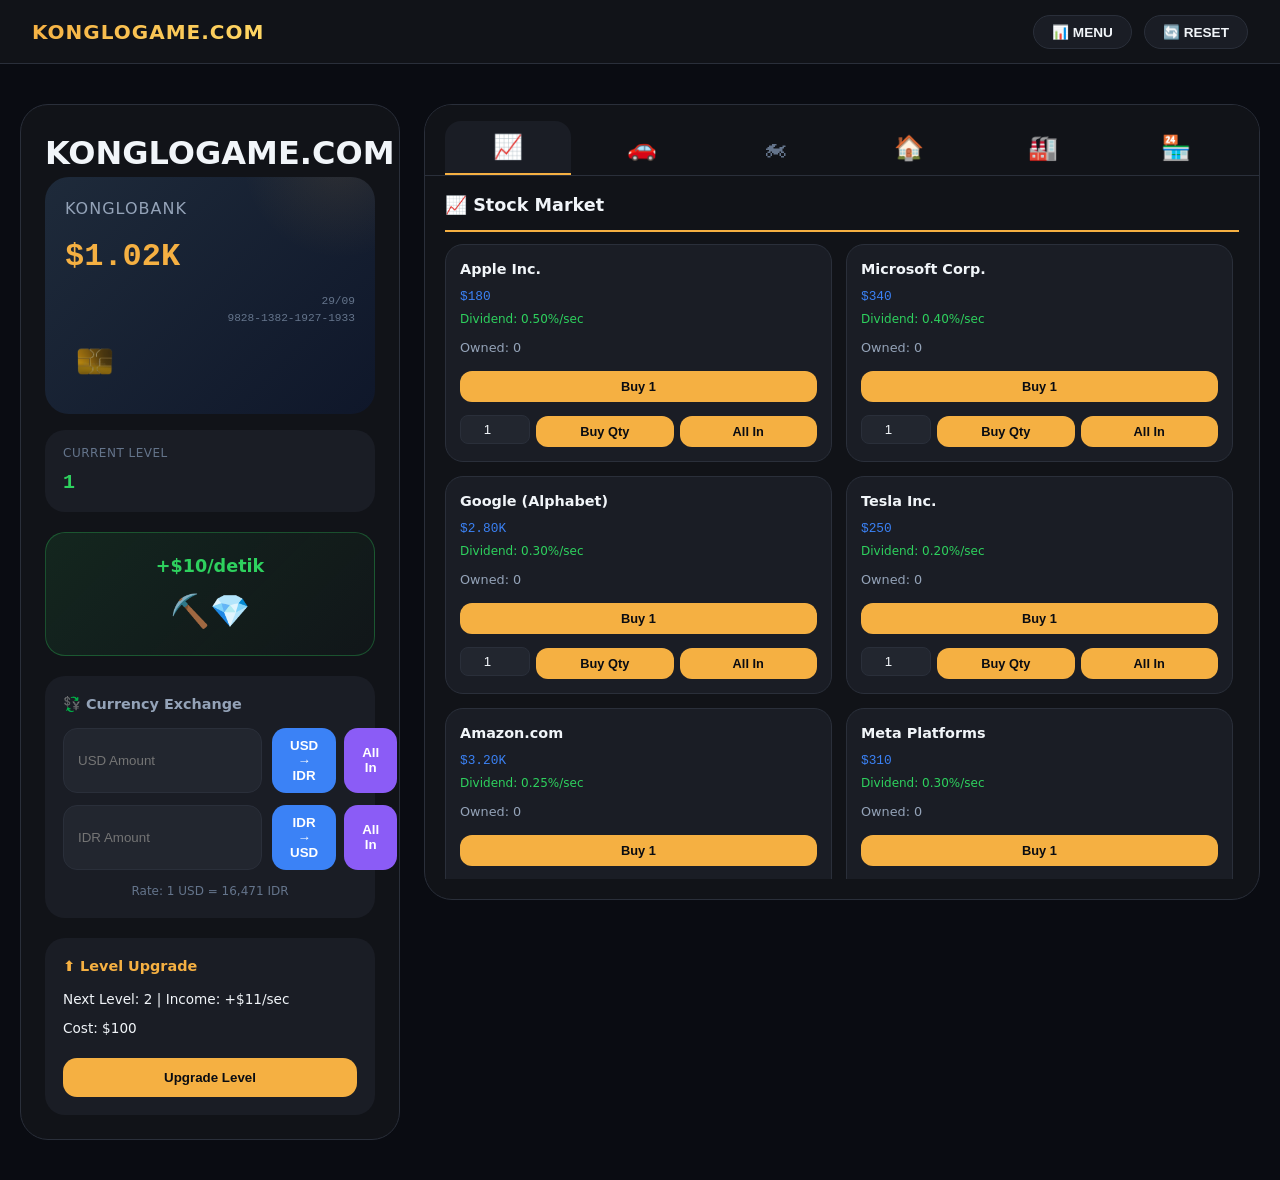
<file: index.html>
<!doctype html>
<html lang="id">
  <head>
    <meta charset="UTF-8" />
    <meta
      name="viewport"
      content="width=device-width, initial-scale=1.0, user-scalable=yes"
    />
    <title>Dollar Mining & Investment Game | KongloGame</title>
    <link rel="stylesheet" href="Miningstyle.css" />
  </head>
  <body>
    <!-- Navbar -->
    <div class="navbar">
      <span class="logo">KONGLOGAME.COM</span>
      <div class="nav-actions">
        <button class="stats-btn" id="statsToggleBtn">📊 MENU</button>
        <button class="reset-btn" id="resetModalBtn">🔄 RESET</button>
      </div>
    </div>

    <!-- Floating Wallet (appears when main wallet is out of view) -->
    <div id="floatingWallet">
      <span>💰</span>
      <span id="floatingWalletValue">$0</span>
    </div>

    <!-- STATS PANEL (Modern & Scrollable) -->
    <div id="statsPanel" class="stats-panel">
      <div class="stats-panel-header">
        <h2>📈 Game Statistics</h2>
        <button id="closeStatsBtn" class="close-stats">&times;</button>
      </div>
      <div class="stats-scroll-area">
        <div class="stats-card">
          <div class="stat-item">
            <span class="stat-label">🏦 Total Bunga Tabungan</span>
            <span class="stat-value" id="statsSavings">Rp 0</span>
          </div>
          <div class="stat-item">
            <span class="stat-label">📈 Total Stock Dividends</span>
            <span class="stat-value" id="statsStock">$0</span>
          </div>
          <div class="stat-item">
            <span class="stat-label">🏭 Total Business Income</span>
            <span class="stat-value" id="statsBusiness">$0</span>
          </div>
        </div>

        <h2>💳 Other Wallets</h2>
        <div class="other-wallet-grid">
          <div class="wallet-card">
            <div class="wallet-icon">🏦</div>
            <div class="wallet-label">Savings Account</div>
            <div class="wallet-value" id="savingsAccount">Rp 0</div>
            <div class="transfer-area">
              <input
                type="number"
                id="savingsTransferAmount"
                placeholder="Jumlah transfer"
                class="transfer-input"
              />
              <button onclick="transferSavingsToRupiah()" class="transfer-btn">
                Transfer ke Rupiah
              </button>
            </div>
          </div>
          <div class="wallet-card">
            <div class="wallet-icon">🇮🇩</div>
            <div class="wallet-label">Rupiah Wallet</div>
            <div class="wallet-value" id="rupiahWallet">Rp 0</div>
          </div>
          <div class="wallet-card">
            <div class="wallet-icon">📈</div>
            <div class="wallet-label">Stock Dividends</div>
            <div class="wallet-value" id="stockDividends">$0</div>
          </div>
          <div class="wallet-card">
            <div class="wallet-icon">🏭</div>
            <div class="wallet-label">Business Income</div>
            <div class="wallet-value" id="businessIncome">$0</div>
          </div>
        </div>
      </div>
    </div>

    <!-- MAIN GAME CONTAINER -->
    <div class="game-container">
      <!-- LEFT PANEL (Bank, Mining, Upgrade) -->
      <div class="left-panel panel">
        <h1 class="title">KONGLOGAME.COM</h1>
        <div class="wallets">
          <div class="wallet-main">
            <div class="wallet-label-main">KONGLOBANK</div>
            <div class="wallet-value-main" id="mainWallet">$ 0</div>
            <div class="code-ex">29/09<br />9828-1382-1927-1933</div>
            <img
              src="assets/images/cards/chip.png"
              alt="chip"
              class="chip-card"
              onerror="this.style.display = 'none'"
            />
          </div>
          <div class="wallet">
            <div class="wallet-label">Current Level</div>
            <div class="wallet-value" id="currentLevel">1</div>
          </div>
        </div>

        <div class="mining-display">
          <div id="incomeRate" class="income-rate">+$10/detik</div>
          <div class="mining-icon">⛏️💎</div>
        </div>

        <div class="currency-converter">
          <h3>💱 Currency Exchange</h3>
          <div class="converter-row">
            <input
              type="number"
              id="usdAmount"
              placeholder="USD Amount"
              class="converter-input"
            />
            <div class="converter-buttons-group">
              <button class="converter-btn" onclick="convertToRupiah()">
                USD → IDR
              </button>
              <button
                class="converter-btn allin-btn"
                onclick="convertAllUsdToRupiah()"
              >
                All In
              </button>
            </div>
          </div>
          <div class="converter-row">
            <input
              type="number"
              id="idrAmount"
              placeholder="IDR Amount"
              class="converter-input"
            />
            <div class="converter-buttons-group">
              <button class="converter-btn" onclick="convertToUSD()">
                IDR → USD
              </button>
              <button
                class="converter-btn allin-btn"
                onclick="convertAllIdrToUsd()"
              >
                All In
              </button>
            </div>
          </div>
          <div class="rate-info">Rate: 1 USD = 16,471 IDR</div>
        </div>

        <div class="upgrade-section">
          <h3>⬆️ Level Upgrade</h3>
          <div>
            Next Level: <span id="nextLevel">2</span> | Income: +$<span
              id="nextIncome"
              >11</span
            >/sec
          </div>
          <div>Cost: $<span id="upgradeCost">100</span></div>
          <button class="upgrade-btn" id="upgradeBtn" onclick="upgradeLevel()">
            Upgrade Level
          </button>
        </div>
      </div>

      <!-- RIGHT PANEL (Assets with Scrollable Tabs) -->
      <div class="panel right-panel">
        <div class="tab-buttons">
          <button class="tab-btn active" data-tab="stocks">📈</button>
          <button class="tab-btn" data-tab="vehicles">🚗</button>
          <button class="tab-btn" data-tab="motorcycle">🏍</button>
          <button class="tab-btn" data-tab="realestate">🏠</button>
          <button class="tab-btn" data-tab="industry">🏭</button>
          <button class="tab-btn" data-tab="business">🏪</button>
        </div>

        <div class="tab-content-container">
          <div id="stocks" class="tab-content active">
            <div class="asset-category">
              <div class="category-title">📈 Stock Market</div>
              <div class="asset-grid scrollable-grid" id="stocksGrid"></div>
            </div>
          </div>
          <div id="vehicles" class="tab-content">
            <div class="asset-category">
              <div class="category-title">🚗 Luxury Vehicles</div>
              <div class="asset-grid scrollable-grid" id="vehiclesGrid"></div>
            </div>
          </div>
          <div id="motorcycle" class="tab-content">
            <div class="asset-category">
              <div class="category-title">🏍️ Motorcycle Collection</div>
              <div class="asset-grid scrollable-grid" id="motorcycleGrid"></div>
            </div>
          </div>
          <div id="realestate" class="tab-content">
            <div class="asset-category">
              <div class="category-title">🏠 Real Estate Portfolio</div>
              <div class="asset-grid scrollable-grid" id="realestateGrid"></div>
            </div>
          </div>
          <div id="industry" class="tab-content">
            <div class="asset-category">
              <div class="category-title">🏭 Industrial Empire</div>
              <div class="asset-grid scrollable-grid" id="industryGrid"></div>
            </div>
          </div>
          <div id="business" class="tab-content">
            <div class="asset-category">
              <div class="category-title">🏪 Small Business Ventures</div>
              <div class="asset-grid scrollable-grid" id="businessGrid"></div>
            </div>
          </div>
        </div>
      </div>
    </div>

    <!-- RESET MODAL -->
    <div id="resetModal" class="modal">
      <div class="modal-content">
        <h3>⚠️ Reset semua progres?</h3>
        <p>
          Ini bakal hapus <strong>ALL</strong> income, assets, stats, level, dan
          dompet. Aksi ini <strong>tidak bisa dibalikin</strong>.
        </p>
        <div class="modal-actions">
          <button class="btn-cancel" id="cancelResetBtn">Batal</button>
          <button class="btn-danger" id="confirmResetBtn">Ya, reset</button>
        </div>
      </div>
    </div>

    <script src="Mininglogic.js"></script>
  </body>
</html>
</file>
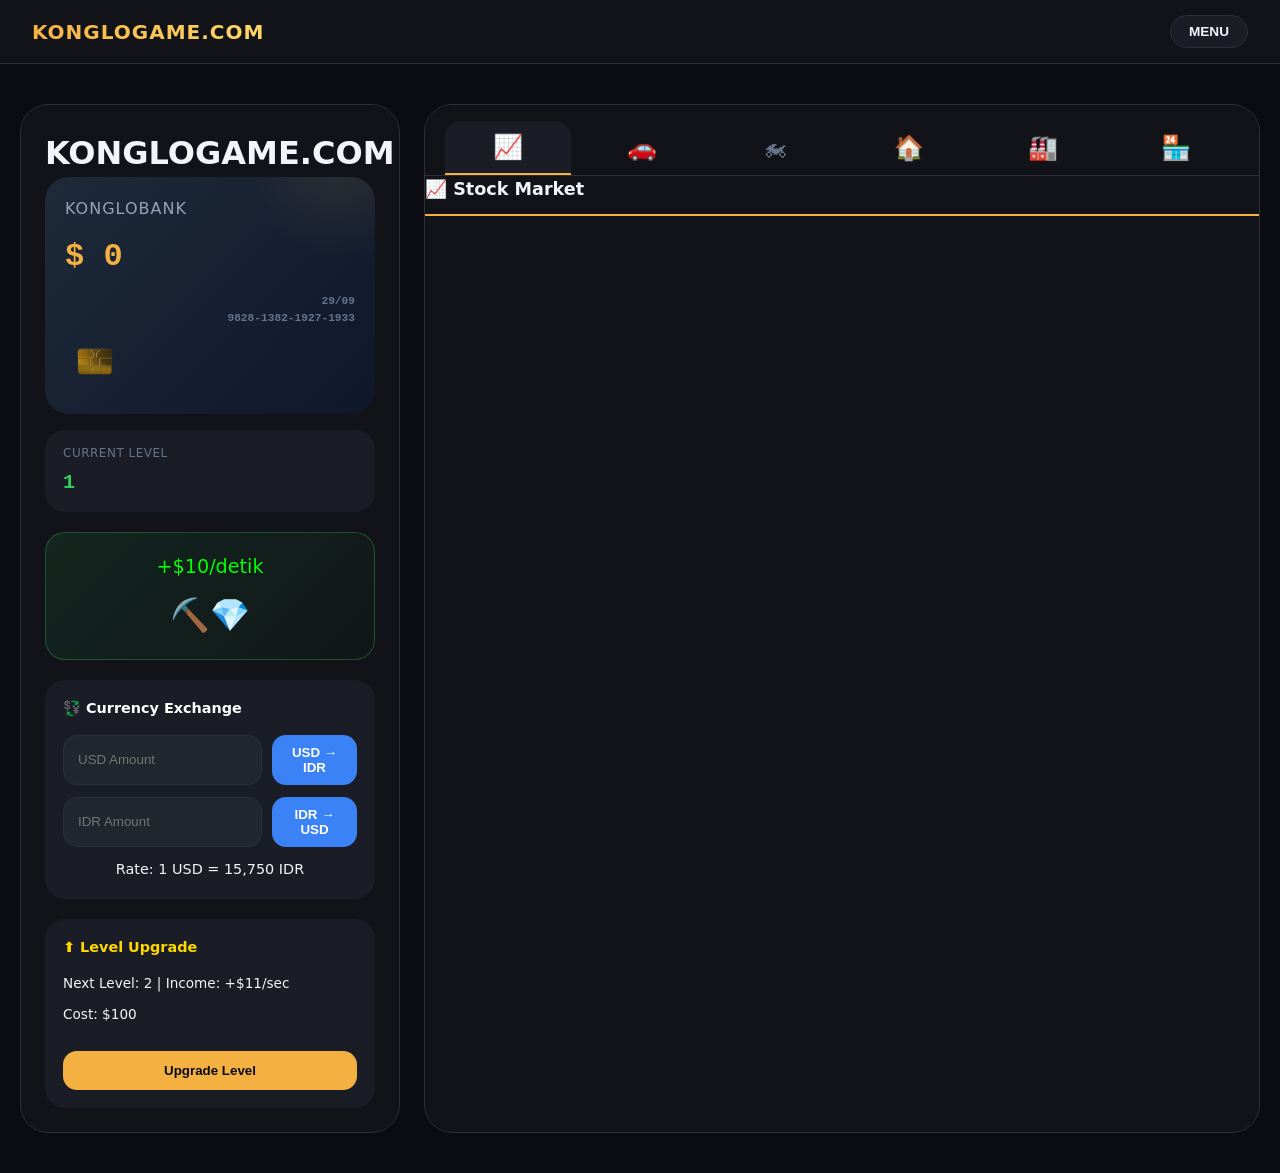
<file: Miningdollar.html>
<!doctype html>
<html lang="id">
    <head>
        <meta charset="UTF-8" />
        <meta name="viewport" content="width=device-width, initial-scale=1.0" />
        <title>Dollar Mining & Investment Game</title>
        <link
            rel="stylesheet"
            href="Miningstyle.css"
            type="text/css"
            media="all"
        />
    </head>
    <body>
        <div class="navbar">
            <div class="logo">KONGLOGAME.COM</div>
            <button class="stats-btn" onclick="toggleStats()">MENU</button>
        </div>

        <div id="statsPanel" class="stats-panel">
            <h2>📊 Game Statistics</h2>
            <p>Total Bunga Tabungan: <span id="statsSavings">Rp 0</span></p>
            <p>Total Stock Dividends: <span id="statsStock">$0</span></p>
            <p>Total Business Income: <span id="statsBusiness">$0</span></p>
            <h2>💳 Other Wallet</h2>
            <div class="other-Wallet">
                <div class="wallet">
                    <div class="wallet-label">🏦 Savings Account</div>
                    <div class="wallet-value-saving" id="savingsAccount">
                        Rp 0
                    </div>
                    <div style="margin-top: 10px">
                        <input
                            type="number"
                            id="savingsTransferAmount"
                            placeholder="Jumlah transfer"
                            style="
                                width: 100%;
                                padding: 5px;
                                border-radius: 5px;
                                border: none;
                            "
                        />
                        <button
                            onclick="transferSavingsToRupiah()"
                            style="
                                margin-top: 5px;
                                width: 100%;
                                padding: 8px;
                                border: none;
                                border-radius: 5px;
                                background: #ffd700;
                                color: #000;
                                font-weight: bold;
                                cursor: pointer;
                            "
                        >
                            Transfer ke Rupiah Wallet
                        </button>
                    </div>
                </div>
                <div class="wallet">
                    <div class="wallet-label">🇮🇩 Rupiah Wallet</div>
                    <div class="wallet-value-saving" id="rupiahWallet">
                        Rp 0
                    </div>
                </div>
                <div class="wallet">
                    <div class="wallet-label">📈 Stock Dividends</div>
                    <div class="wallet-value-saving" id="stockDividends">
                        $0
                    </div>
                </div>
                <div class="wallet">
                    <div class="wallet-label">🏭 Business Income</div>
                    <div class="wallet-value-saving" id="businessIncome">
                        $0
                    </div>
                </div>
            </div>
        </div>

        <div class="game-container">
            <div class="left-panel panel">
                <h1 class="title">KONGLOGAME.COM</h1>

                <div class="wallets">
                    <div class="wallet-main">
                        <div class="wallet-label-main">KONGLOBANK</div>
                        <div class="wallet-value-main" id="mainWallet">$ 0</div>
                        <h3 class="code-ex">29/09<br />9828-1382-1927-1933</h3>
                        <img
                            src="assets/images/cards/chip.png"
                            alt="chip"
                            class="chip-card"
                        />
                    </div>
                    <div class="wallet">
                        <div class="wallet-label">Current Level</div>
                        <div class="wallet-value" id="currentLevel">1</div>
                    </div>
                </div>

                <div class="mining-display">
                    <div
                        style="
                            font-size: 1.2em;
                            color: #00ff00;
                            margin-bottom: 10px;
                        "
                        id="incomeRate"
                    >
                        +$10/detik
                    </div>
                    <div style="font-size: 2em">⛏️💎</div>
                </div>

                <div class="currency-converter">
                    <h3 style="margin-bottom: 15px; color: white">
                        💱 Currency Exchange
                    </h3>
                    <div class="converter-row">
                        <input
                            type="number"
                            class="converter-input"
                            id="usdAmount"
                            placeholder="USD Amount"
                        />
                        <button
                            class="converter-btn"
                            onclick="convertToRupiah()"
                        >
                            USD → IDR
                        </button>
                    </div>
                    <div class="converter-row">
                        <input
                            type="number"
                            class="converter-input"
                            id="idrAmount"
                            placeholder="IDR Amount"
                        />
                        <button class="converter-btn" onclick="convertToUSD()">
                            IDR → USD
                        </button>
                    </div>
                    <div
                        style="
                            text-align: center;
                            margin-top: 10px;
                            font-size: 0.9em;
                        "
                    >
                        Rate: 1 USD = 15,750 IDR
                    </div>
                </div>

                <div class="upgrade-section">
                    <h3 style="margin-bottom: 15px; color: #ffd700">
                        ⬆️ Level Upgrade
                    </h3>
                    <div style="margin-bottom: 10px">
                        Next Level: <span id="nextLevel">2</span> | Income:
                        +$<span id="nextIncome">11</span>/sec
                    </div>
                    <div style="margin-bottom: 15px">
                        Cost: $<span id="upgradeCost">100</span>
                    </div>
                    <button
                        class="upgrade-btn"
                        id="upgradeBtn"
                        onclick="upgradeLevel()"
                    >
                        Upgrade Level
                    </button>
                </div>
            </div>

            <div class="panel">
                <div class="tab-buttons">
                    <button class="tab-btn active" onclick="showTab('stocks')">
                        📈
                    </button>
                    <button class="tab-btn" onclick="showTab('vehicles')">
                        🚗
                    </button>
                    <button class="tab-btn" onclick="showTab('motorcycle')">
                        🏍
                    </button>
                    <button class="tab-btn" onclick="showTab('realestate')">
                        🏠
                    </button>
                    <button class="tab-btn" onclick="showTab('industry')">
                        🏭
                    </button>
                    <button class="tab-btn" onclick="showTab('business')">
                        🏪
                    </button>
                </div>

                <div id="stocks" class="tab-content active">
                    <div class="asset-category">
                        <div class="category-title">📈 Stock Market</div>
                        <div class="asset-grid" id="stocksGrid"></div>
                    </div>
                </div>

                <div id="vehicles" class="tab-content">
                    <div class="asset-category">
                        <div class="category-title">🚗 Luxury Vehicles</div>
                        <div class="asset-grid" id="vehiclesGrid"></div>
                    </div>
                </div>

                <div id="motorcycle" class="tab-content">
                    <div class="asset-category">
                        <div class="category-title">
                            🏍️ Motorcycle Collection
                        </div>
                        <div class="asset-grid" id="motorcycleGrid"></div>
                    </div>
                </div>

                <div id="realestate" class="tab-content">
                    <div class="asset-category">
                        <div class="category-title">
                            🏠 Real Estate Portfolio
                        </div>
                        <div class="asset-grid" id="realestateGrid"></div>
                    </div>
                </div>

                <div id="industry" class="tab-content">
                    <div class="asset-category">
                        <div class="category-title">🏭 Industrial Empire</div>
                        <div class="asset-grid" id="industryGrid"></div>
                    </div>
                </div>

                <div id="business" class="tab-content">
                    <div class="asset-category">
                        <div class="category-title">
                            🏪 Small Business Ventures
                        </div>
                        <div class="asset-grid" id="businessGrid"></div>
                    </div>
                </div>
            </div>
        </div>
        <script src="Mininglogic.js"></script>
    </body>
</html>
</file>
<file: Miningstyle.css>
/* Miningstyle.css - Modern Clean Design */
:root {
  /* Modern Dark Theme */
  --bg-primary: #0a0c12;
  --bg-secondary: #111318;
  --bg-card: #1a1d25;
  --bg-elevated: #22262f;
  --border-color: #2a2f3a;

  /* Accent Colors */
  --accent-gold: #f5b042;
  --accent-gold-dark: #e09d2c;
  --accent-green: #2ed15e;
  --accent-blue: #3b82f6;
  --accent-purple: #8b5cf6;

  /* Text Colors */
  --text-primary: #f1f5f9;
  --text-secondary: #94a3b8;
  --text-muted: #64748b;

  /* Status */
  --success: #10b981;
  --error: #ef4444;
  --warning: #f59e0b;

  /* Shadows */
  --shadow-sm: 0 2px 4px rgba(0, 0, 0, 0.3);
  --shadow-md: 0 4px 8px rgba(0, 0, 0, 0.4);
  --shadow-lg: 0 8px 24px rgba(0, 0, 0, 0.5);
}

* {
  margin: 0;
  padding: 0;
  box-sizing: border-box;
}

body {
  font-family:
    "Inter",
    system-ui,
    -apple-system,
    "Segoe UI",
    Roboto,
    sans-serif;
  background: var(--bg-primary);
  color: var(--text-primary);
  min-height: 100vh;
  padding: 20px;
  line-height: 1.5;
}

/* Navbar */
.navbar {
  position: fixed;
  top: 0;
  left: 0;
  right: 0;
  height: 64px;
  background: var(--bg-secondary);
  backdrop-filter: blur(10px);
  border-bottom: 1px solid var(--border-color);
  padding: 0 32px;
  display: flex;
  justify-content: space-between;
  align-items: center;
  z-index: 1000;
}

.navbar .logo {
  font-weight: 700;
  font-size: 1.25rem;
  background: linear-gradient(135deg, var(--accent-gold), #ffd966);
  -webkit-background-clip: text;
  background-clip: text;
  color: transparent;
  letter-spacing: 1px;
}

.nav-actions {
  display: flex;
  gap: 12px;
}

.stats-btn,
.reset-btn {
  background: var(--bg-card);
  border: 1px solid var(--border-color);
  padding: 8px 18px;
  border-radius: 40px;
  font-weight: 600;
  font-size: 0.85rem;
  cursor: pointer;
  transition: all 0.2s ease;
  color: var(--text-primary);
}

.stats-btn:hover,
.reset-btn:hover {
  background: var(--bg-elevated);
  border-color: var(--accent-gold);
  transform: translateY(-1px);
}

/* Floating Wallet */
#floatingWallet {
  position: fixed;
  top: 80px;
  left: 20px;
  background: var(--bg-card);
  backdrop-filter: blur(12px);
  padding: 10px 20px;
  border-radius: 60px;
  border: 1px solid var(--border-color);
  display: flex;
  align-items: center;
  gap: 10px;
  font-weight: 700;
  font-size: 1.1rem;
  z-index: 1100;
  opacity: 0;
  transform: translateX(-20px);
  transition: all 0.3s cubic-bezier(0.2, 0.9, 0.4, 1.1);
  pointer-events: none;
  box-shadow: var(--shadow-md);
}

#floatingWallet.show {
  opacity: 1;
  transform: translateX(0);
  pointer-events: auto;
}

#floatingWallet span:first-child {
  font-size: 1.2rem;
}

/* Stats Panel - Modern & Scrollable */
.stats-panel {
  position: fixed;
  top: 0;
  left: -420px;
  width: 420px;
  height: 100vh;
  background: var(--bg-secondary);
  border-right: 1px solid var(--border-color);
  z-index: 1500;
  transition: left 0.3s cubic-bezier(0.2, 0.9, 0.4, 1.1);
  display: flex;
  flex-direction: column;
  backdrop-filter: blur(4px);
}

.stats-panel.active {
  left: 0;
}

.stats-panel-header {
  display: flex;
  justify-content: space-between;
  align-items: center;
  padding: 20px 24px;
  border-bottom: 1px solid var(--border-color);
  background: var(--bg-secondary);
}

.stats-panel-header h2 {
  font-size: 1.35rem;
  font-weight: 600;
  background: linear-gradient(135deg, var(--accent-gold), #ffb347);
  -webkit-background-clip: text;
  background-clip: text;
  color: transparent;
}

.close-stats {
  background: var(--bg-card);
  border: none;
  font-size: 1.5rem;
  cursor: pointer;
  color: var(--text-secondary);
  width: 32px;
  height: 32px;
  border-radius: 50%;
  display: flex;
  align-items: center;
  justify-content: center;
  transition: all 0.2s;
}

.close-stats:hover {
  background: var(--error);
  color: white;
}

.stats-scroll-area {
  flex: 1;
  overflow-y: auto;
  padding: 20px 24px;
  scrollbar-width: thin;
  scrollbar-color: var(--accent-gold) var(--bg-card);
}

.stats-scroll-area::-webkit-scrollbar {
  width: 6px;
}

.stats-scroll-area::-webkit-scrollbar-track {
  background: var(--bg-card);
  border-radius: 10px;
}

.stats-scroll-area::-webkit-scrollbar-thumb {
  background: var(--accent-gold);
  border-radius: 10px;
}

.stats-card {
  background: var(--bg-card);
  border-radius: 20px;
  padding: 16px;
  margin-bottom: 28px;
  border: 1px solid var(--border-color);
}

.stat-item {
  display: flex;
  justify-content: space-between;
  align-items: center;
  padding: 12px 0;
  border-bottom: 1px solid var(--border-color);
}

.stat-item:last-child {
  border-bottom: none;
}

.stat-label {
  color: var(--text-secondary);
  font-weight: 500;
}

.stat-value {
  font-weight: 700;
  font-family: "Monaco", "Menlo", monospace;
  color: var(--accent-gold);
  font-size: 1rem;
}

.other-wallet-grid {
  display: flex;
  flex-direction: column;
  gap: 12px;
}

.wallet-card {
  background: var(--bg-card);
  border-radius: 18px;
  padding: 16px;
  border: 1px solid var(--border-color);
  transition: all 0.2s;
}

.wallet-card:hover {
  border-color: var(--accent-gold);
}

.wallet-icon {
  font-size: 1.5rem;
  margin-bottom: 8px;
}

.wallet-label {
  font-size: 0.75rem;
  color: var(--text-muted);
  text-transform: uppercase;
  letter-spacing: 0.5px;
  margin-bottom: 6px;
}

.wallet-value {
  font-size: 1.3rem;
  font-weight: 700;
  color: var(--text-primary);
  font-family: monospace;
  word-break: break-word;
}

.transfer-area {
  margin-top: 12px;
}

.transfer-input {
  width: 100%;
  padding: 10px 12px;
  background: var(--bg-elevated);
  border: 1px solid var(--border-color);
  border-radius: 12px;
  color: var(--text-primary);
  font-size: 0.85rem;
  margin-bottom: 8px;
}

.transfer-input:focus {
  outline: none;
  border-color: var(--accent-gold);
}

.transfer-btn {
  width: 100%;
  padding: 10px;
  background: var(--accent-gold);
  border: none;
  border-radius: 12px;
  font-weight: 600;
  color: #0a0c12;
  cursor: pointer;
  transition: all 0.2s;
}

.transfer-btn:hover {
  background: var(--accent-gold-dark);
  transform: translateY(-1px);
}

/* Game Container */
.game-container {
  max-width: 1400px;
  margin: 84px auto 20px;
  display: grid;
  grid-template-columns: 380px 1fr;
  gap: 24px;
}

@media (max-width: 900px) {
  .game-container {
    grid-template-columns: 1fr;
  }
}

/* Panels */
.panel {
  background: var(--bg-secondary);
  border-radius: 28px;
  border: 1px solid var(--border-color);
  backdrop-filter: blur(2px);
  overflow: hidden;
}

.left-panel {
  padding: 24px;
}

.right-panel {
  display: flex;
  flex-direction: column;
  height: calc(100vh - 104px);
  min-height: 500px;
}

/* Wallet Main */
.wallet-main {
  background: linear-gradient(135deg, #1e2a3a, #0f172a);
  padding: 20px;
  border-radius: 24px;
  margin-bottom: 16px;
  position: relative;
  overflow: hidden;
}

.wallet-main::before {
  content: "";
  position: absolute;
  top: -50%;
  right: -20%;
  width: 200px;
  height: 200px;
  background: radial-gradient(
    circle,
    rgba(245, 176, 66, 0.1) 0%,
    transparent 70%
  );
  border-radius: 50%;
}

.wallet-label-main {
  font-size: 1rem;
  font-weight: 500;
  color: var(--text-secondary);
  letter-spacing: 1px;
}

.wallet-value-main {
  font-size: 2rem;
  font-weight: 800;
  margin: 12px 0;
  font-family: monospace;
  color: var(--accent-gold);
  word-break: break-word;
}

.code-ex {
  font-size: 0.7rem;
  font-family: monospace;
  color: var(--text-muted);
  text-align: right;
}

.chip-card {
  width: 60px;
  margin-top: 12px;
  opacity: 0.7;
}

.wallet {
  background: var(--bg-card);
  padding: 14px 18px;
  border-radius: 20px;
  margin-top: 12px;
}

.wallet-label {
  font-size: 0.75rem;
  color: var(--text-muted);
}

.wallet-value {
  font-size: 1.25rem;
  font-weight: 700;
  color: var(--accent-green);
}

/* Mining Display */
.mining-display {
  background: linear-gradient(
    135deg,
    rgba(46, 209, 94, 0.1),
    rgba(46, 209, 94, 0.02)
  );
  border: 1px solid rgba(46, 209, 94, 0.3);
  border-radius: 20px;
  padding: 20px;
  text-align: center;
  margin: 20px 0;
}

.income-rate {
  font-size: 1.1rem;
  font-weight: 600;
  color: var(--accent-green);
  margin-bottom: 8px;
}

.mining-icon {
  font-size: 2rem;
}

/* Currency Converter */
.currency-converter {
  background: var(--bg-card);
  border-radius: 20px;
  padding: 18px;
  margin-bottom: 20px;
}

.currency-converter h3 {
  font-size: 0.9rem;
  color: var(--text-secondary);
  margin-bottom: 12px;
}

.converter-row {
  display: flex;
  gap: 10px;
  margin-bottom: 12px;
}

.converter-input {
  flex: 1;
  padding: 10px 14px;
  background: var(--bg-elevated);
  border: 1px solid var(--border-color);
  border-radius: 14px;
  color: var(--text-primary);
}

.converter-btn {
  padding: 10px 18px;
  background: var(--accent-blue);
  border: none;
  border-radius: 14px;
  font-weight: 600;
  cursor: pointer;
  transition: all 0.2s;
  color: white;
}

.converter-buttons-group {
    display: flex;
    gap: 8px;
    flex: 1;
}

.converter-buttons-group .converter-btn {
    flex: 1;
}

.allin-btn {
    background: var(--accent-purple) !important;
}

.allin-btn:hover {
    background: #7c3aed !important;
}

.converter-btn:hover {
  background: #2563eb;
  transform: translateY(-1px);
}

.rate-info {
  text-align: center;
  font-size: 0.75rem;
  color: var(--text-muted);
  margin-top: 8px;
}

/* Upgrade Section */
.upgrade-section {
  background: var(--bg-card);
  border-radius: 20px;
  padding: 18px;
}

.upgrade-section h3 {
  font-size: 0.9rem;
  color: var(--accent-gold);
  margin-bottom: 12px;
}

.upgrade-section div {
  margin-bottom: 8px;
  font-size: 0.85rem;
}

.upgrade-btn {
  width: 100%;
  padding: 12px;
  background: var(--accent-gold);
  border: none;
  border-radius: 14px;
  font-weight: 700;
  color: #0a0c12;
  cursor: pointer;
  margin-top: 12px;
  transition: all 0.2s;
}

.upgrade-btn:hover:not(:disabled) {
  background: var(--accent-gold-dark);
  transform: translateY(-2px);
}

.upgrade-btn:disabled {
  opacity: 0.5;
  cursor: not-allowed;
}

/* Tabs */
.tab-buttons {
  display: flex;
  gap: 8px;
  padding: 16px 20px 0;
  border-bottom: 1px solid var(--border-color);
  background: var(--bg-secondary);
}

.tab-btn {
  flex: 1;
  padding: 12px 0;
  background: transparent;
  border: none;
  font-size: 1.5rem;
  cursor: pointer;
  border-radius: 16px 16px 0 0;
  transition: all 0.2s;
  color: var(--text-muted);
}

.tab-btn.active {
  background: var(--bg-card);
  color: var(--accent-gold);
  border-bottom: 2px solid var(--accent-gold);
}

.tab-content-container {
  flex: 1;
  overflow: hidden;
  padding: 16px 20px 20px;
}

.tab-content {
  display: none;
  height: 100%;
}

.tab-content.active {
  display: block;
}

/* Asset Grid with Scroll */
.asset-category {
  height: 100%;
  display: flex;
  flex-direction: column;
}

.category-title {
  font-size: 1.1rem;
  font-weight: 600;
  color: var(--text-primary);
  padding-bottom: 12px;
  margin-bottom: 12px;
  border-bottom: 2px solid var(--accent-gold);
  display: inline-block;
}

.scrollable-grid {
  max-height: calc(100vh - 260px);
  overflow-y: auto;
  padding-right: 6px;
  display: grid;
  grid-template-columns: repeat(auto-fill, minmax(260px, 1fr));
  gap: 14px;
}

.scrollable-grid::-webkit-scrollbar {
  width: 6px;
}

.scrollable-grid::-webkit-scrollbar-track {
  background: var(--bg-card);
  border-radius: 10px;
}

.scrollable-grid::-webkit-scrollbar-thumb {
  background: var(--accent-gold);
  border-radius: 10px;
}

.asset-item {
  background: var(--bg-card);
  border-radius: 18px;
  padding: 14px;
  border: 1px solid var(--border-color);
  transition: all 0.2s;
}

.asset-item:hover {
  border-color: var(--accent-gold);
  transform: translateY(-2px);
}

.asset-image {
  width: 100%;
  height: 130px;
  object-fit: cover;
  border-radius: 12px;
  margin-bottom: 10px;
  background: var(--bg-elevated);
}

.asset-name {
  font-weight: 700;
  color: var(--text-primary);
  margin-bottom: 6px;
  font-size: 0.9rem;
}

.asset-price {
  font-size: 0.8rem;
  color: var(--accent-blue);
  font-family: monospace;
  margin-bottom: 4px;
}

.asset-income {
  font-size: 0.75rem;
  color: var(--accent-green);
  margin-bottom: 10px;
}

.asset-owned {
  font-size: 0.8rem;
  color: var(--text-secondary);
  margin-bottom: 10px;
}

.buy-btn {
  width: 100%;
  padding: 8px;
  background: var(--accent-gold);
  border: none;
  border-radius: 12px;
  font-weight: 600;
  font-size: 0.8rem;
  cursor: pointer;
  transition: all 0.2s;
  margin-top: 4px;
  color: #0a0c12;
}

.buy-btn:hover:not(:disabled) {
  background: var(--accent-gold-dark);
}

.buy-btn:disabled {
  opacity: 0.4;
  cursor: not-allowed;
}

.buy-controls {
  display: flex;
  gap: 6px;
  margin-top: 10px;
  align-items: center;
}

.buy-controls input {
  width: 70px;
  padding: 6px;
  background: var(--bg-elevated);
  border: 1px solid var(--border-color);
  border-radius: 10px;
  color: var(--text-primary);
  text-align: center;
}

/* Modal */
.modal {
  position: fixed;
  inset: 0;
  background: rgba(0, 0, 0, 0.7);
  backdrop-filter: blur(8px);
  display: none;
  align-items: center;
  justify-content: center;
  z-index: 2000;
}

.modal.show {
  display: flex;
}

.modal-content {
  background: var(--bg-secondary);
  border-radius: 28px;
  padding: 28px;
  max-width: 420px;
  width: 90%;
  border: 1px solid var(--border-color);
}

.modal-content h3 {
  font-size: 1.3rem;
  margin-bottom: 12px;
  color: var(--warning);
}

.modal-actions {
  display: flex;
  gap: 12px;
  margin-top: 24px;
}

.btn-cancel,
.btn-danger {
  flex: 1;
  padding: 12px;
  border: none;
  border-radius: 40px;
  font-weight: 600;
  cursor: pointer;
  transition: all 0.2s;
}

.btn-cancel {
  background: var(--bg-card);
  color: var(--text-primary);
  border: 1px solid var(--border-color);
}

.btn-danger {
  background: var(--error);
  color: white;
}

.btn-cancel:hover,
.btn-danger:hover {
  transform: translateY(-1px);
  filter: brightness(1.05);
}

/* ==================== RESPONSIVE SMARTPHONE ==================== */
@media (max-width: 768px) {
  body {
    padding: 12px;
  }

  /* Navbar */
  .navbar {
    padding: 0 16px;
    height: 56px;
  }

  .navbar .logo {
    font-size: 0.9rem;
  }

  .stats-btn,
  .reset-btn {
    padding: 6px 12px;
    font-size: 0.7rem;
  }

  /* Floating Wallet */
  #floatingWallet {
    top: 68px;
    left: 12px;
    padding: 6px 14px;
    font-size: 0.9rem;
  }

  /* Stats Panel - full width on mobile */
  .stats-panel {
    width: 85%;
    left: -85%;
  }

  .stats-panel.active {
    left: 0;
  }

  .stats-panel-header {
    padding: 14px 18px;
  }

  .stats-panel-header h2 {
    font-size: 1.1rem;
  }

  .stats-scroll-area {
    padding: 14px 16px;
  }

  .stat-item {
    padding: 8px 0;
  }

  .stat-label,
  .stat-value {
    font-size: 0.85rem;
  }

  .wallet-card {
    padding: 12px;
  }

  .wallet-value {
    font-size: 1rem;
  }

  /* Game Container */
  .game-container {
    margin: 70px auto 12px;
    gap: 16px;
  }

  /* Left Panel */
  .left-panel {
    padding: 16px;
  }

  .wallet-main {
    padding: 16px;
  }

  .wallet-value-main {
    font-size: 1.5rem;
  }

  .code-ex {
    font-size: 0.6rem;
  }

  .chip-card {
    width: 45px;
  }

  .wallet {
    padding: 10px 14px;
  }

  .wallet-value {
    font-size: 1rem;
  }

  /* Mining Display */
  .mining-display {
    padding: 14px;
    margin: 16px 0;
  }

  .income-rate {
    font-size: 0.9rem;
  }

  .mining-icon {
    font-size: 1.5rem;
  }

  /* Currency Converter */
  .currency-converter {
    padding: 14px;
    margin-bottom: 16px;
  }

  .converter-row {
    flex-direction: column;
    gap: 8px;
  }

  .converter-input {
    width: 100%;
    padding: 10px;
  }

  .converter-btn {
    width: 100%;
    padding: 10px;
  }

  /* Upgrade Section */
  .upgrade-section {
    padding: 14px;
  }

  .upgrade-section div {
    font-size: 0.8rem;
  }

  .upgrade-btn {
    padding: 10px;
    font-size: 0.9rem;
  }

  /* Right Panel */
  .right-panel {
    height: auto;
    min-height: 500px;
  }

  /* Tab Buttons */
  .tab-buttons {
    padding: 12px 12px 0;
    gap: 6px;
  }

  .tab-btn {
    padding: 10px 0;
    font-size: 1.2rem;
  }

  .tab-content-container {
    padding: 12px;
  }

  /* Asset Grid */
  .scrollable-grid {
    max-height: 500px;
    grid-template-columns: 1fr;
    gap: 12px;
  }

  .category-title {
    font-size: 1rem;
    margin-bottom: 8px;
  }

  .asset-item {
    padding: 12px;
  }

  .asset-image {
    height: 110px;
  }

  .asset-name {
    font-size: 0.85rem;
  }

  .asset-price,
  .asset-income,
  .asset-owned {
    font-size: 0.75rem;
  }

  .buy-btn {
    padding: 8px;
    font-size: 0.75rem;
  }

  .buy-controls {
    flex-wrap: wrap;
    gap: 8px;
  }

  .buy-controls input {
    width: 80px;
    flex: 1;
  }

  .buy-controls button {
    flex: 1;
  }

  /* Modal */
  .modal-content {
    padding: 20px;
    width: 85%;
  }

  .modal-content h3 {
    font-size: 1.1rem;
  }

  .modal-content p {
    font-size: 0.85rem;
  }

  .modal-actions {
    gap: 8px;
  }

  .btn-cancel,
  .btn-danger {
    padding: 10px;
    font-size: 0.85rem;
  }

  .converter-buttons-group {
        flex-direction: row;
    }
    
    .converter-buttons-group .converter-btn {
        padding: 10px;
    }
}

/* Untuk layar sangat kecil (iPhone SE, dll) */
@media (max-width: 480px) {
  .navbar {
    padding: 0 12px;
  }

  .navbar .logo {
    font-size: 0.8rem;
  }

  .stats-btn,
  .reset-btn {
    padding: 5px 10px;
    font-size: 0.65rem;
  }

  .left-panel {
    padding: 12px;
  }

  .wallet-main {
    padding: 12px;
  }

  .wallet-value-main {
    font-size: 1.2rem;
  }

  .code-ex {
    font-size: 0.5rem;
  }

  .stats-panel {
    width: 90%;
    left: -90%;
  }

  .stats-panel-header h2 {
    font-size: 1rem;
  }

  .close-stats {
    width: 28px;
    height: 28px;
    font-size: 1.2rem;
  }

  .stat-label,
  .stat-value {
    font-size: 0.75rem;
  }

  .wallet-card {
    padding: 10px;
  }

  .wallet-value {
    font-size: 0.9rem;
  }

  .tab-btn {
    font-size: 1rem;
    padding: 8px 0;
  }

  .scrollable-grid {
    max-height: 450px;
    gap: 10px;
  }

  .asset-image {
    height: 100px;
  }
}

/* Landscape mode untuk smartphone */
@media (max-width: 900px) and (orientation: landscape) {
  .game-container {
    margin-top: 70px;
  }

  .right-panel {
    height: auto;
  }

  .scrollable-grid {
    max-height: 350px;
    grid-template-columns: repeat(auto-fill, minmax(240px, 1fr));
  }

  .stats-panel {
    width: 380px;
    left: -380px;
  }

  .stats-panel.active {
    left: 0;
  }
}

/* Fix untuk touch devices agar button lebih mudah diklik */
@media (hover: none) and (pointer: coarse) {
  .stats-btn,
  .reset-btn,
  .buy-btn,
  .converter-btn,
  .upgrade-btn,
  .transfer-btn,
  .tab-btn {
    min-height: 44px;
  }

  .buy-controls input {
    min-height: 38px;
  }

  .asset-item {
    cursor: pointer;
  }
}
</file>
